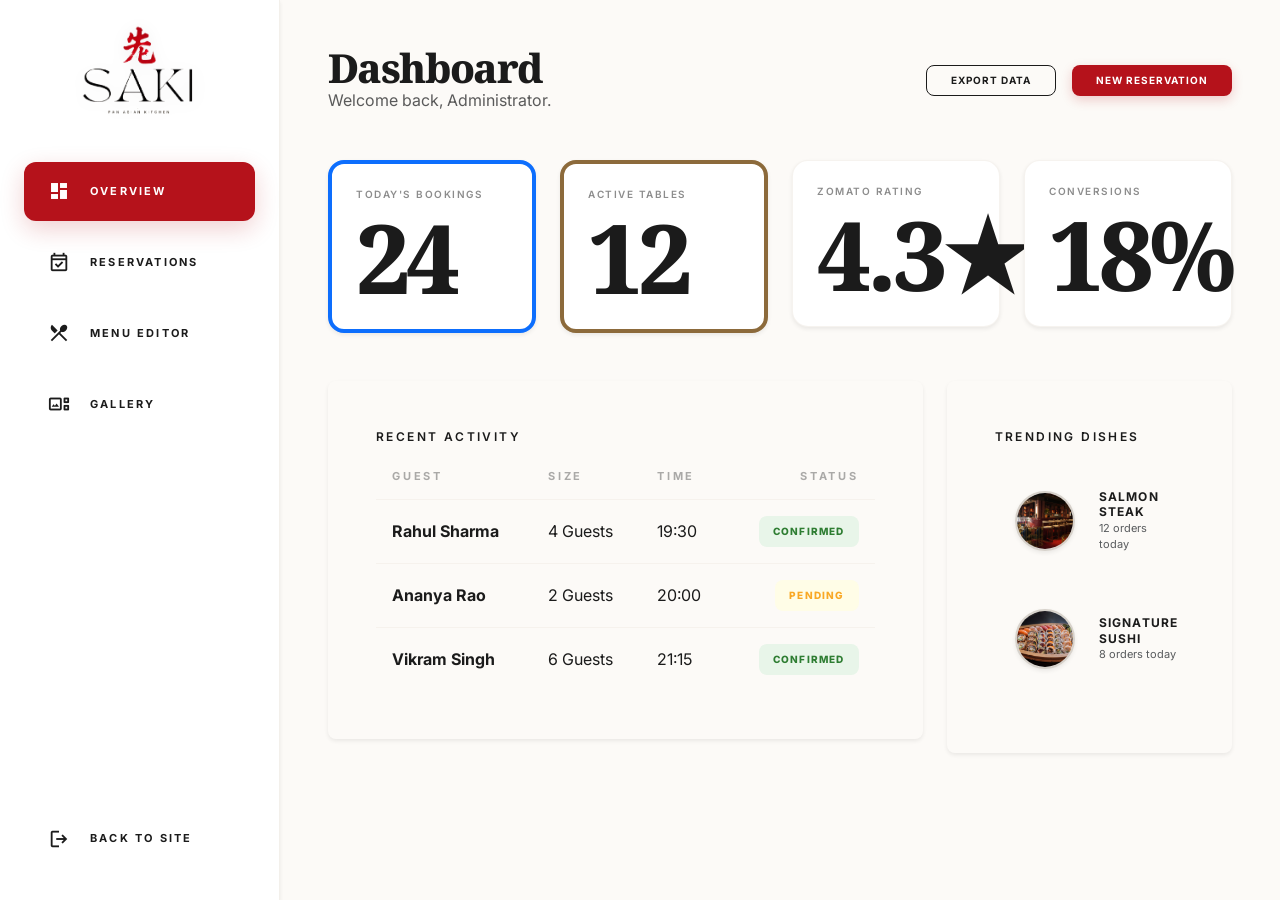
<file: admin.html>
<!DOCTYPE html>
<html lang="en">
<head>
    <meta charset="UTF-8">
    <meta name="viewport" content="width=device-width, initial-scale=1.0">
    <title>SAKI | Administration Dashboard</title>
    
    <!-- Favicon -->
    <link rel="icon" type="image/png" href="assets/favicon.png">
    
    <!-- Fonts -->
    <link rel="preconnect" href="https://fonts.googleapis.com">
    <link rel="preconnect" href="https://fonts.gstatic.com" crossorigin>
    <link href="https://fonts.googleapis.com/css2?family=Inter:wght@300;400;500;600;700;800&family=Noto+Serif:wght@400;700&display=swap" rel="stylesheet">
    <link rel="stylesheet" href="https://fonts.googleapis.com/css2?family=Material+Symbols+Outlined:opsz,wght,FILL,GRAD@20..48,100..700,0..1,-50..200" />
    
    <!-- Bootstrap CSS (Full) -->
    <link href="https://cdn.jsdelivr.net/npm/bootstrap@5.3.2/dist/css/bootstrap.min.css" rel="stylesheet">
    
    <!-- Custom CSS -->
    <link href="css/style.css" rel="stylesheet" />
    <link rel="stylesheet" href="css/admin.css">
</head>
<body class="bg-surface-container-low">

    <!-- Admin Wrapper -->
    <div class="admin-wrapper d-flex flex-column flex-lg-row">
        
        <!-- Mobile Header -->
        <div class="admin-mobile-header d-lg-none">
            <img src="assets/logo.png" alt="SAKI" style="height: 40px;">
            <button class="btn p-0 border-0" id="sidebarToggle">
                <span class="material-symbols-outlined" style="font-size: 32px; color: var(--color-primary);">menu</span>
            </button>
        </div>
        
        <!-- Sidebar -->
        <aside class="admin-sidebar shadow-sm d-flex flex-column p-4" id="adminSidebar">
            <div class="brand-logo mb-5">
                <img src="assets/logo.png" alt="SAKI" style="height: 90px; width: auto; object-fit: contain;">
            </div>
            
            <nav class="flex-grow-1">
                <ul class="list-unstyled d-flex flex-column gap-1">
                    <li>
                        <a href="#" class="admin-nav-link active" data-target="dashboard">
                            <span class="material-symbols-outlined">dashboard</span>
                            <span class="font-label-caps">Overview</span>
                        </a>
                    </li>
                    <li>
                        <a href="#" class="admin-nav-link" data-target="reservations">
                            <span class="material-symbols-outlined">event_available</span>
                            <span class="font-label-caps">Reservations</span>
                        </a>
                    </li>
                    <li>
                        <a href="#" class="admin-nav-link" data-target="menu">
                            <span class="material-symbols-outlined">restaurant_menu</span>
                            <span class="font-label-caps">Menu Editor</span>
                        </a>
                    </li>
                    <li>
                        <a href="#" class="admin-nav-link" data-target="gallery">
                            <span class="material-symbols-outlined">gallery_thumbnail</span>
                            <span class="font-label-caps">Gallery</span>
                        </a>
                    </li>
                </ul>
            </nav>
            
            <div class="mt-auto">
                <a href="index.html" class="admin-nav-link text-secondary">
                    <span class="material-symbols-outlined">logout</span>
                    <span class="font-label-caps">Back to Site</span>
                </a>
            </div>
        </aside>

        <!-- Main Content -->
        <main class="admin-content flex-grow-1 p-5">
            
            <!-- Header -->
            <header class="d-flex justify-content-between align-items-center mb-5 gsap-header">
                <div>
                    <h1 class="font-display-xl m-0" style="font-size: 2.5rem;">Dashboard</h1>
                    <p class="font-body-md m-0 opacity-75">Welcome back, Administrator.</p>
                </div>
                <div class="d-flex gap-3">
                    <button class="admin-header-btn-outline px-4 py-2 font-label-caps fw-bold" style="font-size: 10px; letter-spacing: 0.1em;">EXPORT DATA</button>
                    <button class="admin-header-btn-primary px-4 py-2 font-label-caps fw-bold" style="font-size: 10px; letter-spacing: 0.1em;">NEW RESERVATION</button>
                </div>
            </header>

            <!-- Content Area -->
            <div id="admin-main-view">
                
                <!-- Overview Section -->
                <section id="dashboard-view" class="admin-view active">
                    <div class="row g-4 mb-5 gsap-stats">
                        <div class="col-md-3">
                            <div class="stat-card bg-surface p-4 shadow-sm border-start border-primary border-4">
                                <span class="font-label-caps opacity-50 mb-2 d-block" style="font-size: 10px;">TODAY'S BOOKINGS</span>
                                <h2 class="font-display-xl m-0 text-primary">24</h2>
                            </div>
                        </div>
                        <div class="col-md-3">
                            <div class="stat-card bg-surface p-4 shadow-sm border-start border-secondary border-4">
                                <span class="font-label-caps opacity-50 mb-2 d-block" style="font-size: 10px;">ACTIVE TABLES</span>
                                <h2 class="font-display-xl m-0 text-secondary">12</h2>
                            </div>
                        </div>
                        <div class="col-md-3">
                            <div class="stat-card bg-surface p-4 shadow-sm">
                                <span class="font-label-caps opacity-50 mb-2 d-block" style="font-size: 10px;">ZOMATO RATING</span>
                                <h2 class="font-display-xl m-0">4.3★</h2>
                            </div>
                        </div>
                        <div class="col-md-3">
                            <div class="stat-card bg-surface p-4 shadow-sm">
                                <span class="font-label-caps opacity-50 mb-2 d-block" style="font-size: 10px;">CONVERSIONS</span>
                                <h2 class="font-display-xl m-0">18%</h2>
                            </div>
                        </div>
                    </div>

                    <div class="row g-4">
                        <div class="col-md-8 gsap-table">
                            <div class="bg-surface p-5 shadow-sm rounded-3">
                                <h3 class="font-label-caps mb-4" style="letter-spacing: 0.2em;">Recent Activity</h3>
                                <div class="table-responsive">
                                    <table class="admin-table w-100">
                                        <thead>
                                            <tr>
                                                <th class="text-start pb-3 font-label-caps opacity-50">GUEST</th>
                                                <th class="text-start pb-3 font-label-caps opacity-50">SIZE</th>
                                                <th class="text-start pb-3 font-label-caps opacity-50">TIME</th>
                                                <th class="text-start pb-3 font-label-caps opacity-50 text-end">STATUS</th>
                                            </tr>
                                        </thead>
                                        <tbody>
                                            <tr>
                                                <td class="py-3 font-body-md fw-bold">Rahul Sharma</td>
                                                <td class="py-3 font-body-md">4 Guests</td>
                                                <td class="py-3 font-body-md">19:30</td>
                                                <td class="py-3 text-end"><span class="badge-custom status-confirmed">CONFIRMED</span></td>
                                            </tr>
                                            <tr>
                                                <td class="py-3 font-body-md fw-bold">Ananya Rao</td>
                                                <td class="py-3 font-body-md">2 Guests</td>
                                                <td class="py-3 font-body-md">20:00</td>
                                                <td class="py-3 text-end"><span class="badge-custom status-pending">PENDING</span></td>
                                            </tr>
                                            <tr>
                                                <td class="py-3 font-body-md fw-bold">Vikram Singh</td>
                                                <td class="py-3 font-body-md">6 Guests</td>
                                                <td class="py-3 font-body-md">21:15</td>
                                                <td class="py-3 text-end"><span class="badge-custom status-confirmed">CONFIRMED</span></td>
                                            </tr>
                                        </tbody>
                                    </table>
                                </div>
                            </div>
                        </div>
                        <div class="col-md-4 gsap-trending">
                            <div class="bg-surface p-5 shadow-sm h-100 rounded-3">
                                <h3 class="font-label-caps mb-4" style="letter-spacing: 0.2em;">Trending Dishes</h3>
                                <ul class="list-unstyled d-flex flex-column gap-3">
                                    <li class="trending-item d-flex align-items-center gap-4">
                                        <div class="flex-shrink-0">
                                            <img src="assets/salmon_steak.jpg" class="rounded-circle object-fit-cover shadow-sm" style="width: 60px; height: 60px; border: 2px solid #D7D2CB;">
                                        </div>
                                        <div>
                                            <h4 class="font-label-caps m-0 text-dark fw-bold" style="font-size: 12px; letter-spacing: 0.1em;">Salmon Steak</h4>
                                            <p class="font-body-sm text-muted m-0" style="font-size: 11px;">12 orders today</p>
                                        </div>
                                    </li>
                                    <li class="trending-item d-flex align-items-center gap-4">
                                        <div class="flex-shrink-0">
                                            <img src="assets/sushi_platter.jpg" class="rounded-circle object-fit-cover shadow-sm" style="width: 60px; height: 60px; border: 2px solid #D7D2CB;">
                                        </div>
                                        <div>
                                            <h4 class="font-label-caps m-0 text-dark fw-bold" style="font-size: 12px; letter-spacing: 0.1em;">Signature Sushi</h4>
                                            <p class="font-body-sm text-muted m-0" style="font-size: 11px;">8 orders today</p>
                                        </div>
                                    </li>
                                </ul>
                            </div>
                        </div>
                    </div>
                </section>

                <!-- Reservations Section -->
                <section id="reservations-view" class="admin-view d-none">
                    <div class="bg-surface p-5 shadow-sm rounded-3">
                        <div class="d-flex justify-content-between align-items-center mb-5">
                            <h3 class="font-label-caps m-0" style="letter-spacing: 0.2em;">Active Reservations</h3>
                            <div class="d-flex gap-2">
                                <input type="text" class="form-control-custom px-3" placeholder="Search guests..." style="border: 1px solid #D7D2CB; border-radius: 4px; font-size: 12px; height: 40px; color: #1B1B1B !important;">
                            </div>
                        </div>
                        <div class="table-responsive">
                            <table class="admin-table w-100">
                                <thead>
                                    <tr>
                                        <th class="pb-3 font-label-caps" style="width: 25%;">GUEST</th>
                                        <th class="pb-3 font-label-caps" style="width: 20%;">DATE</th>
                                        <th class="pb-3 font-label-caps" style="width: 15%;">TIME</th>
                                        <th class="pb-3 font-label-caps" style="width: 20%;">PARTY</th>
                                        <th class="pb-3 font-label-caps text-end" style="width: 20%;">ACTIONS</th>
                                    </tr>
                                </thead>
                                <tbody>
                                    <tr>
                                        <td class="py-4 font-body-md fw-bold">Priya Kapoor</td>
                                        <td class="py-4 font-body-md">May 12, 2024</td>
                                        <td class="py-4 font-body-md">20:30</td>
                                        <td class="py-4 font-body-md">4 Guests</td>
                                        <td class="py-4 text-end">
                                            <button class="btn p-2 text-primary hover-bg-light rounded-circle transition-colors"><span class="material-symbols-outlined" style="font-size: 20px;">edit</span></button>
                                            <button class="btn p-2 text-danger hover-bg-light rounded-circle transition-colors"><span class="material-symbols-outlined" style="font-size: 20px;">delete</span></button>
                                        </td>
                                    </tr>
                                </tbody>
                            </table>
                        </div>
                    </div>
                </section>

                <section id="menu-view" class="admin-view d-none">
                    <div class="bg-surface p-5 shadow-sm rounded-3">
                        <h3 class="font-label-caps mb-4">Menu Editor</h3>
                        <div class="row g-4">
                            <div class="col-md-4">
                                <div class="p-3 border border-outline-variant rounded-2">
                                    <img src="assets/salmon_steak.jpg" class="w-100 object-fit-cover mb-3 rounded-2" style="height: 150px;">
                                    <h4 class="font-label-caps mb-1">Salmon Steak</h4>
                                    <p class="font-body-sm opacity-75 mb-3">Pan-Asian signature curry base...</p>
                                    <button class="btn-outline-custom w-100 py-2 font-label-caps" style="font-size: 9px;">EDIT DISH</button>
                                </div>
                            </div>
                        </div>
                    </div>
                </section>

                <section id="gallery-view" class="admin-view d-none">
                    <div class="bg-surface p-5 shadow-sm rounded-3">
                        <h3 class="font-label-caps mb-4">Gallery Management</h3>
                        <div class="row g-3">
                            <div class="col-md-3">
                                <div class="position-relative">
                                    <img src="assets/rooftop.jpg" class="w-100 object-fit-cover rounded-2" style="height: 200px;">
                                    <button class="position-absolute top-0 end-0 m-2 btn btn-dark btn-sm rounded-circle p-1"><span class="material-symbols-outlined" style="font-size: 14px;">close</span></button>
                                </div>
                            </div>
                        </div>
                    </div>
                </section>

            </div>
        </main>
    </div>

    <!-- Admin JS -->
    <script src="https://cdnjs.cloudflare.com/ajax/libs/gsap/3.12.2/gsap.min.js"></script>
    <script>
        // Tab Switching Logic with Animations
        document.querySelectorAll('.admin-nav-link').forEach(link => {
            link.addEventListener('click', (e) => {
                if(link.getAttribute('href') !== 'index.html') {
                    e.preventDefault();
                    const target = link.dataset.target;
                    
                    // Exit Animation for current view
                    const currentView = document.querySelector('.admin-view.active');
                    gsap.to(currentView, {
                        opacity: 0,
                        x: -20,
                        duration: 0.3,
                        onComplete: () => {
                            currentView.classList.add('d-none');
                            currentView.classList.remove('active');
                            
                            // Prep new view
                            const nextView = document.getElementById(`${target}-view`);
                            nextView.classList.remove('d-none');
                            gsap.fromTo(nextView, 
                                { opacity: 0, x: 20 },
                                { opacity: 1, x: 0, duration: 0.5, ease: "power2.out" }
                            );
                            nextView.classList.add('active');
                        }
                    });
                    
                    // Update Sidebar
                    document.querySelectorAll('.admin-nav-link').forEach(l => l.classList.remove('active'));
                    link.classList.add('active');
                    
                    // Update Header
                    const newTitle = link.querySelector('.font-label-caps').textContent;
                    gsap.to('header h1', {
                        opacity: 0,
                        duration: 0.2,
                        onComplete: () => {
                            document.querySelector('header h1').textContent = newTitle;
                            gsap.to('header h1', { opacity: 1, duration: 0.3 });
                        }
                    });
                }
            });
        });

        // Initial Load Animations
        window.addEventListener('DOMContentLoaded', () => {
            const tl = gsap.timeline();
            tl.from('.admin-sidebar', { x: -80, opacity: 0, duration: 0.8, ease: "power3.out" })
              .from('.gsap-header', { y: -20, duration: 0.5, clearProps: "all" }, "-=0.4")
              .from('.gsap-stats > div', { y: 20, opacity: 0, duration: 0.5, stagger: 0.1 }, "-=0.3")
              .from('.gsap-table, .gsap-trending', { y: 20, opacity: 0, duration: 0.6, stagger: 0.2 }, "-=0.2");
        });

        // Mobile Sidebar Toggle
        const sidebarToggle = document.getElementById('sidebarToggle');
        const adminSidebar = document.getElementById('adminSidebar');
        
        if(sidebarToggle) {
            sidebarToggle.addEventListener('click', () => {
                adminSidebar.classList.toggle('active');
                const icon = sidebarToggle.querySelector('.material-symbols-outlined');
                icon.textContent = adminSidebar.classList.contains('active') ? 'close' : 'menu';
            });
        }

        // Close sidebar when clicking links on mobile
        document.querySelectorAll('.admin-nav-link').forEach(link => {
            link.addEventListener('click', () => {
                if(window.innerWidth < 992) {
                    adminSidebar.classList.remove('active');
                    const icon = sidebarToggle.querySelector('.material-symbols-outlined');
                    icon.textContent = 'menu';
                }
            });
        });
    </script>
</body>
</html>
</file>
<file: css/style.css>
:root {
  /* Color Palette - Lite Editorial */
  --color-primary: #B5121B;
  --color-primary-container: #B5121B;
  --color-on-primary-container: #FCFAF7;
  --color-secondary: #8C6A3B;
  --color-on-secondary: #FCFAF7;
  --color-background: #FCFAF7; /* Porcelain White */
  --color-on-background: #1B1B1B; /* Soft Black */
  --color-surface: #FFFFFF;
  --color-on-surface: #1B1B1B;
  --color-on-surface-variant: #5A5A5A; /* Darker grey for body */
  --color-surface-container-lowest: #FFFFFF;
  --color-surface-container-low: #F3F1ED;
  --color-surface-container: #F3F1ED;
  --color-surface-container-highest: #E5E1DA;
  --color-outline: #8C6A3B;
  --color-outline-variant: #D7D2CB;

  /* Typography */
  --font-display: 'Noto Serif', serif;
  --font-body: 'Inter', sans-serif;

  /* Spacing */
  --spacing-unit: 8px;
  --spacing-gutter: 24px;
  --spacing-margin-edge: 40px;
  --spacing-section-gap: 120px;
}

/* Base Reset & Variables */
html {
  scroll-behavior: smooth;
}

body {
  font-family: var(--font-body);
  background-color: var(--color-background);
  color: var(--color-on-background);
  overflow-x: hidden;
  -webkit-font-smoothing: antialiased;
}

::selection {
  background-color: var(--color-primary-container);
  color: #fff;
}

/* Typography Utility Classes */
.font-display-xl {
  font-family: var(--font-display);
  font-weight: 800; /* Extra bold for impact */
  font-size: clamp(3.5rem, 8vw, 6rem);
  line-height: 1;
  letter-spacing: -0.04em;
}

.font-headline-lg {
  font-family: var(--font-display);
  font-weight: 700;
  font-size: clamp(2.25rem, 4vw, 3rem); /* approx 48px max */
  line-height: 1.15;
  letter-spacing: -0.01em;
}

.font-headline-md {
  font-family: var(--font-display);
  font-weight: 400;
  font-size: clamp(1.75rem, 3vw, 2rem); /* approx 32px max */
  line-height: 1.25;
}

.font-subhead-serif {
  font-family: var(--font-display);
  font-weight: 400;
  font-size: 1.25rem; /* 20px */
  line-height: 1.4;
}

.font-body-lg {
  font-family: var(--font-body);
  font-weight: 300;
  font-size: 1.125rem; /* 18px */
  line-height: 1.55;
  letter-spacing: 0.01em;
}

.font-body-md {
  font-family: var(--font-body);
  font-weight: 400;
  font-size: 1rem; /* 16px */
  line-height: 1.5;
}

.font-label-caps {
  font-family: var(--font-body);
  font-weight: 600;
  font-size: 0.75rem; /* 12px */
  line-height: 1.3;
  letter-spacing: 0.15em;
  text-transform: uppercase;
}

/* Colors Utilities */
.text-primary { color: var(--color-primary) !important; }
.text-primary-container { color: var(--color-primary-container) !important; }
.text-on-primary-container { color: var(--color-on-primary-container) !important; }
.text-secondary { color: var(--color-secondary) !important; }
.text-on-surface { color: var(--color-on-surface) !important; }
.text-on-surface-variant { color: var(--color-on-surface-variant) !important; }
.text-white { color: #ffffff !important; }

.bg-background { background-color: var(--color-background) !important; }
.bg-surface-container-lowest { background-color: var(--color-surface-container-lowest) !important; }
.bg-surface-container-low { background-color: var(--color-surface-container-low) !important; }
.bg-surface-container { background-color: var(--color-surface-container) !important; }
.bg-surface-container-highest { background-color: var(--color-surface-container-highest) !important; }
.bg-primary-container { background-color: var(--color-primary-container) !important; }

.border-outline { border-color: var(--color-outline) !important; }
.border-outline-variant { border-color: var(--color-outline-variant) !important; }
.border-secondary { border-color: var(--color-secondary) !important; }

/* Custom Layout Utilities */
.container-max {
  max-width: 1280px;
  margin: 0 auto;
}

.px-margin-edge {
  padding-left: clamp(1.5rem, 5vw, 40px);
  padding-right: clamp(1.5rem, 5vw, 40px);
}

.py-section-gap {
  padding-top: clamp(4rem, 10vw, var(--spacing-section-gap));
  padding-bottom: clamp(4rem, 10vw, var(--spacing-section-gap));
}

.gap-gutter {
  gap: var(--spacing-gutter);
}

/* Header & Navbar */
header {
  transition: all 0.4s cubic-bezier(0.4, 0, 0.2, 1);
  background-color: transparent !important;
}
header.scrolled {
  background-color: rgba(252, 250, 247, 0.95) !important; /* Porcelain White */
  backdrop-filter: blur(20px);
  border-bottom: 1px solid rgba(140, 106, 59, 0.2);
  height: 80px !important; /* Shrunk height */
  box-shadow: 0 4px 24px rgba(0,0,0,0.05);
}

header.scrolled .brand-logo {
  height: 60px !important; /* Scaled down logo */
}

.nav-link-custom {
  position: relative;
  transition: color 0.3s ease;
}
.nav-link-custom::after {
  content: '';
  position: absolute;
  bottom: -4px;
  left: 0;
  width: 0%;
  height: 1px;
  background-color: var(--color-primary);
  transition: width 0.3s ease;
}
.nav-link-custom:hover::after {
  width: 100%;
}

/* Buttons */
.btn-primary-custom {
  background-color: var(--color-primary-container);
  color: var(--color-on-primary-container);
  padding: 12px 32px;
  border: none;
  border-radius: 0;
  transition: all 0.3s ease;
  display: inline-flex;
  align-items: center;
  justify-content: center;
}
.btn-primary-custom:hover {
  background-color: #921019 !important; /* Button hover */
  color: var(--color-on-primary-container);
}
.btn-primary-custom:active {
  transform: scale(0.98);
}

.btn-outline-custom {
  background-color: transparent;
  color: var(--color-secondary);
  border: 1px solid var(--color-secondary);
  padding: 12px 32px;
  border-radius: 0;
  transition: all 0.3s ease;
  display: inline-flex;
  align-items: center;
  justify-content: center;
}
.btn-outline-custom:hover {
  background-color: var(--color-secondary);
  color: var(--color-on-secondary);
}

/* Forms */
.form-control-custom {
  background-color: transparent;
  border: none;
  border-bottom: 1px solid var(--color-outline-variant);
  border-radius: 0;
  color: var(--color-on-surface);
  padding: 8px 0;
  transition: border-color 0.3s ease;
  box-shadow: none !important;
}
.form-control-custom:focus {
  background-color: transparent;
  border-bottom-color: var(--color-primary);
  color: var(--color-on-surface);
}
.form-control-custom::placeholder {
  color: rgba(228, 190, 186, 0.3);
}
.form-select-custom {
  background-color: transparent;
  border: none;
  border-bottom: 1px solid var(--color-outline-variant);
  border-radius: 0;
  color: var(--color-on-surface);
  padding: 8px 0;
  transition: border-color 0.3s ease;
  box-shadow: none !important;
  background-image: url("data:image/svg+xml,%3csvg xmlns='http://www.w3.org/2000/svg' viewBox='0 0 16 16'%3e%3cpath fill='none' stroke='%23e4beba' stroke-linecap='round' stroke-linejoin='round' stroke-width='2' d='m2 5 6 6 6-6'/%3e%3c/svg%3e");
}
.form-select-custom:focus {
  border-bottom-color: var(--color-primary);
}
.form-select-custom option {
  background-color: var(--color-surface-container);
  color: var(--color-on-surface);
}

/* Scroll Animation Utilities */
.scrolling-text {
  white-space: nowrap;
  animation: scroll 40s linear infinite;
}
@keyframes scroll {
  from { transform: translateX(0); }
  to { transform: translateX(-50%); }
}

/* Bento Box Grid Updates */
.bento-image-wrapper {
  overflow: hidden;
  position: relative;
  height: 100%;
}
.bento-image-wrapper img {
  width: 100%;
  height: 100%;
  object-fit: cover;
  transition: transform 0.8s cubic-bezier(0.25, 0.46, 0.45, 0.94);
}
.bento-image-wrapper:hover img {
  transform: scale(1.08);
}
.bento-overlay {
  position: absolute;
  inset: 0;
  background: linear-gradient(to top, rgba(30,15,14,0.9), transparent);
  opacity: 0.6;
  transition: opacity 0.4s ease;
}
.bento-image-wrapper:hover .bento-overlay {
  opacity: 0.8;
}

/* Material Icons specific adjustments */
.material-symbols-outlined {
  font-variation-settings: 'FILL' 0, 'wght' 400, 'GRAD' 0, 'opsz' 24;
}

/* Custom Seal */
.brand-seal {
  width: 64px;
  height: 64px;
  border-radius: 50%;
  background-color: var(--color-primary-container);
  color: #fff;
  display: flex;
  align-items: center;
  justify-content: center;
  box-shadow: 0 10px 25px rgba(0,0,0,0.3);
  transition: transform 0.4s ease;
  text-decoration: none;
}
.brand-seal:hover {
  transform: scale(1.1);
  color: #fff;
}
.brand-seal .seal-tooltip {
  position: absolute;
  top: -40px;
  right: 0;
  background-color: var(--color-surface-container-highest);
  color: #fff;
  padding: 4px 12px;
  opacity: 0;
  pointer-events: none;
  transition: opacity 0.3s ease;
  white-space: nowrap;
}
.brand-seal:hover .seal-tooltip {
  opacity: 1;
}

/* Hero Content Readability */
.gsap-hero-text {
  z-index: 2;
}
.gsap-hero-text h1 {
  color: #1B1B1B !important; /* Soft Black */
  text-shadow: 0 0 40px rgba(255, 255, 255, 0.8);
}
.gsap-hero-text p {
  color: #5A5A5A !important;
  font-weight: 500;
}

/* GSAP Scroll Reveal Classes */
.gsap-reveal {
  opacity: 0;
  transform: translateY(30px);
}

/* Mobile Nav Bottom Override */
.mobile-nav-link {
  color: var(--color-on-surface-variant);
  text-decoration: none;
  display: flex;
  flex-direction: column;
  align-items: center;
  transition: all 0.2s ease;
}
.mobile-nav-link:hover, .mobile-nav-link.active {
  color: var(--color-primary-container);
}
.mobile-nav-link.active {
  border-top: 2px solid var(--color-primary-container);
}

/* Brand Logo Styling */
.brand-logo {
  filter: drop-shadow(0 2px 8px rgba(0, 0, 0, 0.08));
  transition: all 0.5s ease;
}

/* Enhanced Navbar Interactivity */
.nav-link-custom {
  position: relative;
  transition: all 0.3s ease;
  padding: 5px 0;
  font-weight: 600 !important;
  color: #1B1B1B !important; /* Soft Black */
}
.nav-link-custom:hover {
  color: var(--color-primary) !important;
  letter-spacing: 0.1em;
}
.nav-link-custom::after {
  content: '';
  position: absolute;
  bottom: 0;
  left: 0;
  width: 0;
  height: 1px;
  background-color: var(--color-primary-container);
  transition: width 0.4s cubic-bezier(0.2, 1, 0.3, 1);
}
.nav-link-custom:hover::after {
  width: 100%;
}
</file>
<file: css/admin.css>
/* SAKI Admin Dashboard Styles */
:root {
    --sidebar-width: 280px;
    --transition-smooth: all 0.5s cubic-bezier(0.16, 1, 0.3, 1);
}

/* Ensure Icons Display Correctly */
.material-symbols-outlined {
    font-family: 'Material Symbols Outlined' !important;
    font-weight: normal;
    font-style: normal;
    font-size: 24px;
    line-height: 1;
    letter-spacing: normal;
    text-transform: none;
    display: inline-block;
    white-space: nowrap;
    word-wrap: normal;
    direction: ltr;
    -webkit-font-feature-settings: 'liga';
    font-feature-settings: 'liga';
    -webkit-font-smoothing: antialiased;
}

.admin-wrapper {
    min-height: 100vh;
    background-color: var(--color-surface-container-low);
    overflow-x: hidden;
}

.admin-sidebar {
    width: var(--sidebar-width);
    height: 100vh;
    position: sticky;
    top: 0;
    z-index: 1050;
    border-right: 1px solid rgba(140, 106, 59, 0.1);
    background: #FFFFFF !important;
    box-shadow: 10px 0 30px rgba(0,0,0,0.02);
    transition: var(--transition-smooth);
}

/* Centered Logo Container */
.brand-logo {
    display: flex;
    flex-direction: column;
    align-items: center;
    justify-content: center;
    width: 100%;
}

.admin-nav-link {
    display: flex;
    align-items: center;
    gap: 1.25rem;
    padding: 1.15rem 1.5rem;
    color: #1B1B1B !important;
    text-decoration: none;
    border-radius: 12px;
    transition: var(--transition-smooth);
    margin-bottom: 0.5rem;
    font-weight: 700;
    opacity: 1;
}

.admin-nav-link span.material-symbols-outlined {
    font-size: 22px;
}

.admin-nav-link .font-label-caps {
    font-size: 11px;
    letter-spacing: 0.2em;
    font-weight: 700;
}

.admin-nav-link:hover {
    background-color: rgba(181, 18, 27, 0.05);
    color: var(--color-primary) !important;
    transform: translateX(8px);
}

.admin-nav-link.active {
    background-color: var(--color-primary);
    color: #FFFFFF !important;
    box-shadow: 0 8px 25px rgba(181, 18, 27, 0.2);
}

.admin-nav-link.active .material-symbols-outlined {
    font-variation-settings: 'FILL' 1;
}

.admin-content {
    background-color: var(--color-background);
    color: #1B1B1B;
    flex: 1;
    min-width: 0; /* Prevent flex overflow */
}

.admin-content h1, 
.admin-content h2, 
.admin-content h3, 
.admin-content h4,
.admin-content h5 {
    color: #1B1B1B !important;
}

/* Header & Action Buttons */
.gsap-header {
    opacity: 1 !important;
    visibility: visible !important;
}

.admin-content header h1 {
    color: #1B1B1B !important;
    font-weight: 800;
    opacity: 1 !important;
}

.admin-content header p {
    color: #5A5A5A !important;
    opacity: 1 !important;
}

.admin-header-btn-primary {
    background-color: var(--color-primary) !important;
    color: #FFFFFF !important;
    border: none;
    border-radius: 8px;
    transition: all 0.3s ease;
    box-shadow: 0 4px 12px rgba(181, 18, 27, 0.2);
}

.admin-header-btn-primary:hover {
    background-color: #921019 !important;
    transform: translateY(-2px);
}

.admin-header-btn-outline {
    background-color: transparent !important;
    color: #1B1B1B !important;
    border: 1.5px solid #1B1B1B !important;
    border-radius: 8px;
    transition: all 0.3s ease;
}

.admin-header-btn-outline:hover {
    background-color: #1B1B1B !important;
    color: #FFFFFF !important;
    transform: translateY(-2px);
}

.stat-card {
    border-radius: 16px;
    transition: var(--transition-smooth);
    background-color: #FFFFFF;
    border: 1px solid rgba(140, 106, 59, 0.08);
}

.stat-card:hover {
    transform: translateY(-10px);
    box-shadow: 0 20px 40px rgba(0, 0, 0, 0.04);
    border-color: var(--color-primary);
}

.admin-table {
    width: 100%;
    border-collapse: separate;
    border-spacing: 0;
}

.admin-table th {
    font-size: 11px;
    letter-spacing: 0.25em;
    padding: 0 1rem 1.5rem 1rem;
    color: #5A5A5A;
    font-weight: 700;
    text-align: left;
    white-space: nowrap;
}

.admin-table td {
    padding: 1.5rem 1rem;
    border-top: 1px solid rgba(140, 106, 59, 0.05);
    color: #1B1B1B;
    vertical-align: middle;
}

.badge-custom {
    border-radius: 8px;
    font-weight: 800;
    letter-spacing: 0.12em;
    padding: 8px 14px !important;
    font-size: 10px !important;
    display: inline-block;
}

.status-confirmed { background-color: #E8F5E9; color: #2E7D32; }
.status-pending { background-color: #FFFDE7; color: #F9A825; }
.status-cancelled { background-color: #FFEBEE; color: #C62828; }

.trending-item {
    padding: 1.25rem;
    border-radius: 16px;
    transition: all 0.3s ease;
    cursor: pointer;
}

.trending-item:hover {
    background-color: var(--color-surface-container-low);
}

/* Mobile Header */
.admin-mobile-header {
    display: none;
    background-color: #FFFFFF;
    border-bottom: 1px solid rgba(140, 106, 59, 0.1);
    padding: 1rem 1.5rem;
    z-index: 1040;
    position: sticky;
    top: 0;
}

/* Responsive */
@media (max-width: 991.98px) {
    .admin-sidebar {
        position: fixed;
        left: -100%;
        width: 280px;
        box-shadow: 20px 0 50px rgba(0,0,0,0.1);
    }
    .admin-sidebar.active {
        left: 0;
    }
    .admin-mobile-header {
        display: flex;
        align-items: center;
        justify-content: space-between;
    }
    .admin-content {
        padding: 2rem 1.5rem !important;
    }
    header.gsap-header {
        flex-direction: column;
        align-items: flex-start !important;
        gap: 1.5rem;
    }
    .gsap-stats .col-md-3 {
        margin-bottom: 1rem;
    }
}

@media (max-width: 575.98px) {
    .admin-content h1 {
        font-size: 2rem !important;
    }
    .admin-header-btn-primary, .admin-header-btn-outline {
        width: 100%;
        text-align: center;
    }
    .gap-3 { gap: 0.75rem !important; }
}

/* Transitions */
.admin-view {
    transition: all 0.5s ease;
}
</file>
